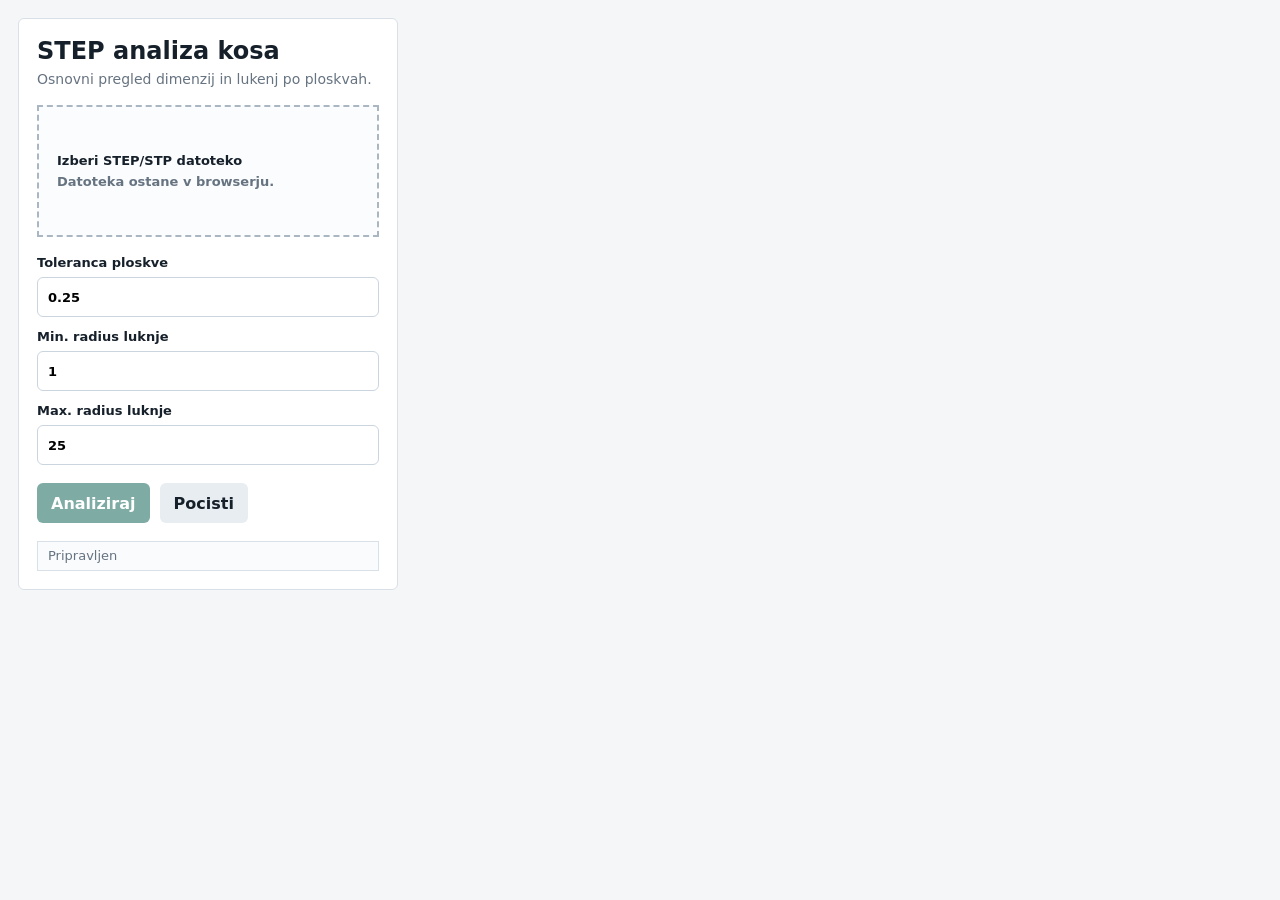
<file: STEP-G/index.html>
<!doctype html>
<html lang="sl">
<head>
  <meta charset="utf-8">
  <meta name="viewport" content="width=device-width, initial-scale=1">
  <title>STEP analiza kosa</title>
  <link rel="stylesheet" href="styles.css">
</head>
<body>
  <main class="shell">
    <section class="panel controls">
      <div>
        <h1>STEP analiza kosa</h1>
        <p class="muted">Osnovni pregled dimenzij in lukenj po ploskvah.</p>
      </div>

      <label class="dropzone" id="dropzone">
        <input id="file" type="file" accept=".step,.stp">
        <span>
          <strong id="file-name">Izberi STEP/STP datoteko</strong>
          <span id="file-meta">Datoteka ostane v browserju.</span>
        </span>
      </label>

      <div class="settings">
        <label>
          Toleranca ploskve
          <input id="face-tolerance" type="number" min="0.01" step="0.01" value="0.25">
        </label>
        <label>
          Min. radius luknje
          <input id="min-radius" type="number" min="0" step="0.1" value="1">
        </label>
        <label>
          Max. radius luknje
          <input id="max-radius" type="number" min="0" step="0.1" value="25">
        </label>
      </div>

      <div class="actions">
        <button id="analyze" class="primary" disabled>Analiziraj</button>
        <button id="clear">Pocisti</button>
      </div>

      <div id="status" class="status">Pripravljen</div>
    </section>

    <section class="results">
      <section class="panel" id="dimensions" hidden>
        <h2>Dimenzije</h2>
        <div class="grid" id="dimension-grid"></div>
      </section>

      <section class="panel" id="faces" hidden>
        <h2>Ploskve in luknje</h2>
        <div class="face-list" id="face-list"></div>
      </section>

      <section class="panel" id="raw" hidden>
        <h2>STEP povzetek</h2>
        <pre id="raw-output"></pre>
      </section>
    </section>
  </main>

  <script src="step-app.js"></script>
</body>
</html>
</file>
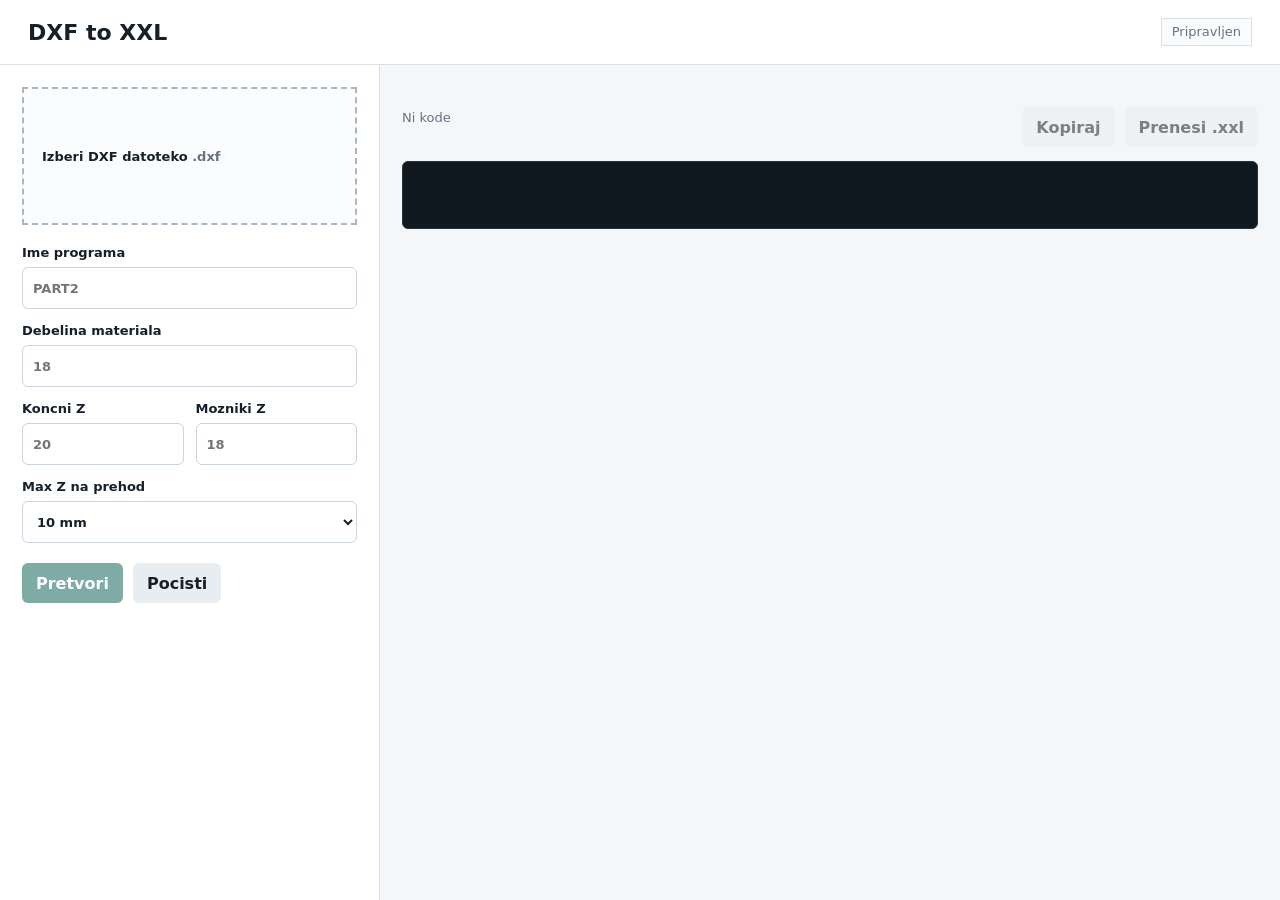
<file: web/index.html>
<!doctype html>
<html lang="sl">
<head>
  <meta charset="utf-8">
  <meta name="viewport" content="width=device-width, initial-scale=1">
  <title>DXF to XXL</title>
  <link rel="stylesheet" href="styles.css">
</head>
<body>
  <div class="shell">
    <header>
      <h1>DXF to XXL</h1>
      <div id="status" class="status">Pripravljen</div>
    </header>

    <main>
      <aside>
        <form id="convert-form">
          <label class="dropzone" id="dropzone">
            <input id="file" name="file" type="file" accept=".dxf">
            <span>
              <span class="file-name" id="file-name">Izberi DXF datoteko</span>
              <span class="file-meta" id="file-meta">.dxf</span>
            </span>
          </label>

          <div class="fields">
            <label>
              Ime programa
              <input id="name" name="name" type="text" placeholder="PART2">
            </label>

            <label>
              Debelina materiala
              <input name="thickness" type="number" min="0" step="0.1" placeholder="18">
            </label>

            <div class="row">
              <label>
                Koncni Z
                <input name="cutDepth" type="number" min="0" step="0.1" placeholder="20">
              </label>
              <label>
                Mozniki Z
                <input name="drillDepth" type="number" min="0" step="0.1" placeholder="18">
              </label>
            </div>

            <label>
              Max Z na prehod
              <select name="maxPassDepth">
                <option value="10">10 mm</option>
                <option value="0">En prehod</option>
                <option value="5">5 mm</option>
                <option value="8">8 mm</option>
              </select>
            </label>
          </div>

          <div class="actions">
            <button class="primary" id="convert" type="submit" disabled>Pretvori</button>
            <button id="clear" type="button">Pocisti</button>
          </div>
        </form>
      </aside>

      <section class="output">
        <div class="toolbar">
          <div class="filename-output" id="output-name">Ni kode</div>
          <div class="actions">
            <button id="copy" type="button" disabled>Kopiraj</button>
            <button id="download" type="button" disabled>Prenesi .xxl</button>
          </div>
        </div>

        <div class="summary" id="summary" hidden>
          <div class="summary-title">
            <span>Kaj je zaznano</span>
            <span id="summary-file"></span>
          </div>
          <div class="summary-grid" id="summary-grid"></div>
          <ul class="summary-list" id="summary-list"></ul>
        </div>

        <textarea id="code" spellcheck="false" readonly></textarea>
      </section>
    </main>
  </div>

  <script src="converter.js"></script>
  <script src="app.js"></script>
</body>
</html>
</file>
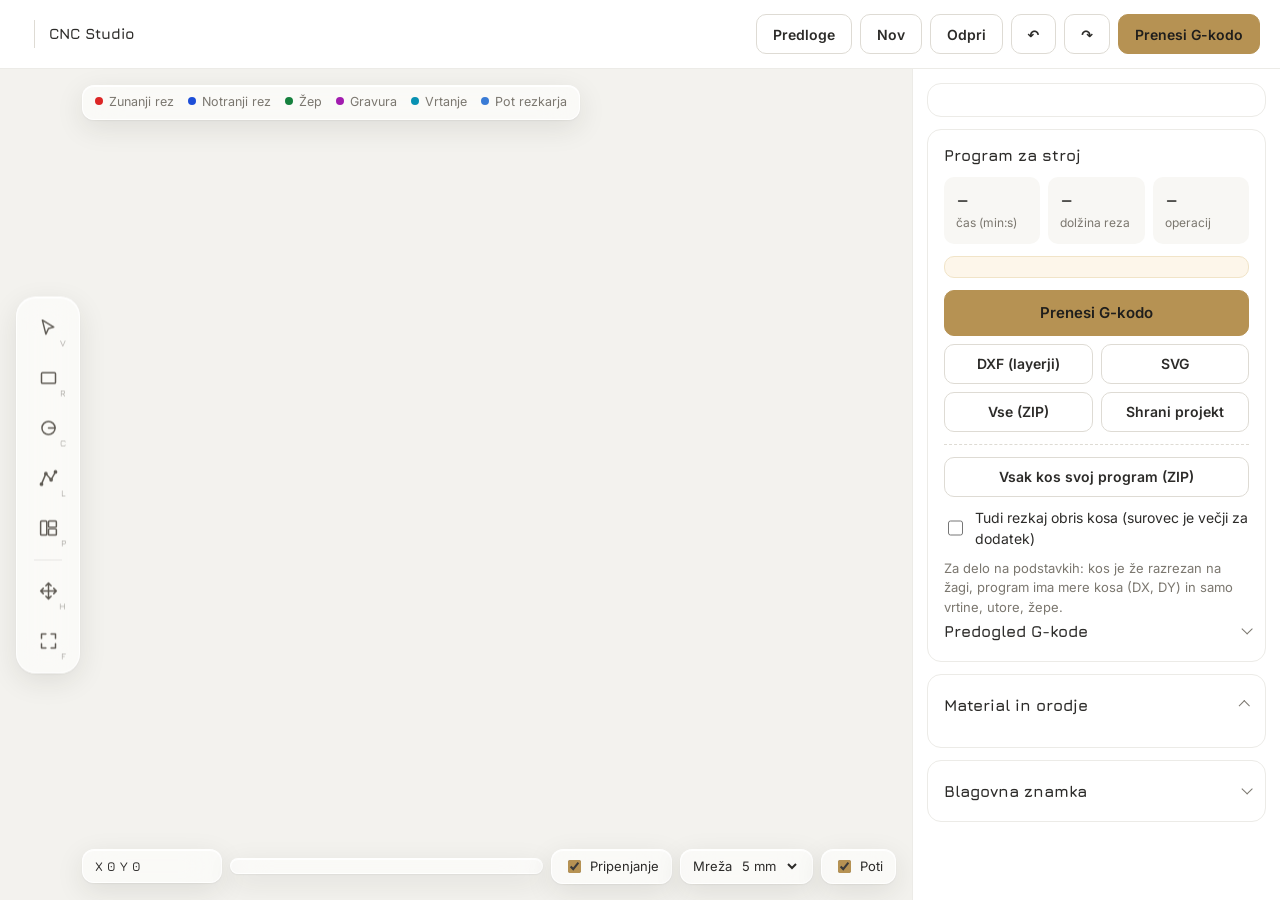
<file: src/template.html>
<!DOCTYPE html>
<html lang="sl">
<head>
<meta charset="utf-8">
<meta name="viewport" content="width=device-width, initial-scale=1">
<title>Alfastreet CNC Studio</title>
<link rel="preconnect" href="https://fonts.googleapis.com">
<link href="https://fonts.googleapis.com/css2?family=Jura:wght@400;500;600;700&family=Inter:wght@400;500;600;700&display=swap" rel="stylesheet">
<style>
/* VOICE: mirno delavniško orodje v znamki Alfastreet – belo, zračno, mehki kontrasti, zlato le kot poudarek.
   IDEA: bela delavnica; risalna miza je svetla plošča, orodja lebdijo nad njo kot stekleni gumbi.
   PICTURE: risalna miza s ploščo iz brezovega lesa; orodna vrstica, legenda in vrstica stanja so »liquid glass«.
   COLOUR and TYPE: bela, toplo siva, zlato Alfastreet #B69253 (besedilo #8C6D36); Jura za naslove in številke, Inter za besedilo.
   LAYOUT: glava z logotipom, sredina miza s plavajočimi steklenimi orodji, desno kartice z merami in izvozom. */
:root{color-scheme:light;
 --gold:#b69253;--gold-ink:#8c6d36;--gold-soft:rgba(182,146,83,.12);
 --bg:#ffffff;--ink:#2c2b29;--mute:#7b776f;
 --line:#ecebe7;--line2:#dedbd4;
 --panel:#ffffff;--card:#f8f7f4;--field:#ffffff;
 --bed:#f3f2ee;--grid:#e8e6e0;--grid2:#dbd8d0;
 --sheet:#efe4cd;--sheet-edge:#d5c4a1;--path:#3a7bd5;
 --accent:#b69253;--on-accent:#1f1e1c;
 --glass:rgba(255,255,255,.58);--glass-line:rgba(255,255,255,.85);
 --glass-shadow:0 8px 28px rgba(40,36,28,.10),0 1px 2px rgba(40,36,28,.06),inset 0 1px 0 rgba(255,255,255,.9);
 --r:14px}
*{box-sizing:border-box;min-width:0}
html,body{height:100%}
body{margin:0;background:var(--bg);color:var(--ink);font:15px/1.5 Inter,system-ui,-apple-system,sans-serif;overflow:hidden;-webkit-font-smoothing:antialiased}
button,input,select,textarea{font:inherit;color:inherit}
button{cursor:pointer}
button:disabled{opacity:.45;cursor:default}
:focus-visible{outline:2px solid var(--gold);outline-offset:2px}
.app{display:grid;grid-template:"top top" auto "stage side" 1fr / minmax(0,1fr) 368px;height:100dvh}
.glass{background:var(--glass);border:1px solid var(--glass-line);box-shadow:var(--glass-shadow);backdrop-filter:blur(18px) saturate(1.5);-webkit-backdrop-filter:blur(18px) saturate(1.5)}

/* glava */
header{grid-area:top;display:flex;align-items:center;gap:16px;padding:12px 20px;border-bottom:1px solid var(--line);flex-wrap:wrap;background:var(--bg)}
.brand{display:flex;align-items:center;gap:14px;margin-right:4px}
#logo{height:38px;display:flex;align-items:center;flex:none}
#logo img{height:38px;width:auto;display:block}
#logo .word{font:700 22px/1 Jura,sans-serif;letter-spacing:.03em;color:var(--gold)}
.brand .sep{width:1px;height:28px;background:var(--line2)}
#cname{font:700 15px/1.1 Jura,sans-serif;white-space:nowrap}
.brand small{display:block;color:var(--mute);font:500 12.5px/1.3 Inter,sans-serif}
#pname{flex:1 1 220px;max-width:380px;border:1px solid transparent;background:transparent;border-radius:10px;padding:9px 12px;font-weight:600;font-size:16px}
#pname:hover,#pname:focus{border-color:var(--line2);background:var(--card)}
.acts{display:flex;gap:8px;flex-wrap:wrap;margin-left:auto;align-items:center}
.btn,.ghost{min-height:40px;padding:0 16px;border-radius:10px;border:1px solid var(--line2);background:var(--bg);font-weight:600;font-size:14px;white-space:nowrap;transition:border-color .15s,background .15s}
.ghost:hover,.btn:hover{border-color:var(--gold);background:var(--card)}
.primary{background:var(--accent);border-color:var(--accent);color:var(--on-accent)}
.primary:hover{background:#c09d5f;border-color:#c09d5f}
.danger{color:#b3463c}

/* miza in plavajoča stekla */
.stage{grid-area:stage;position:relative;overflow:hidden;touch-action:none;background:var(--bed)}
#cv{position:absolute;inset:0;display:block}
.tools{position:absolute;left:16px;top:50%;transform:translateY(-50%);display:flex;flex-direction:column;gap:4px;padding:8px;border-radius:20px;z-index:2}
.tools button{width:46px;height:46px;border-radius:13px;border:1px solid transparent;background:transparent;display:grid;place-items:center;position:relative;color:#5f5b54;transition:background .15s,color .15s}
.tools button:hover{background:rgba(255,255,255,.7);color:var(--ink)}
.tools button[aria-pressed=true]{background:var(--gold-soft);color:var(--gold-ink);border-color:rgba(182,146,83,.35)}
.tools svg{width:21px;height:21px;fill:none;stroke:currentColor;stroke-width:1.7;stroke-linecap:round;stroke-linejoin:round}
.tools kbd{position:absolute;right:4px;bottom:2px;font:600 9px Jura,sans-serif;opacity:.5}
.tools hr{width:28px;border:0;border-top:1px solid rgba(0,0,0,.08);margin:4px auto}
.status{position:absolute;left:82px;right:16px;bottom:16px;display:flex;gap:8px;align-items:center;flex-wrap:wrap;pointer-events:none}
.status>*{pointer-events:auto;border-radius:12px;padding:7px 12px;font-size:13px}
#xy{font:600 13px/1.4 Jura,sans-serif;font-variant-numeric:tabular-nums;min-width:140px;color:var(--ink)}
#hint{flex:1 1 260px;color:var(--mute)}
.status label{display:flex;gap:6px;align-items:center;white-space:nowrap}
.status input[type=checkbox]{accent-color:var(--gold)}
.status select{border:0;background:transparent;padding:0}
.legend{position:absolute;top:16px;left:82px;display:flex;gap:14px;flex-wrap:wrap;font-size:12.5px;color:var(--mute);border-radius:12px;padding:7px 12px}
.legend i,.list i{display:inline-block;width:8px;height:8px;border-radius:50%;margin-right:6px;vertical-align:1px}

/* desni panel */
aside{grid-area:side;background:var(--bg);border-left:1px solid var(--line);overflow-y:auto;padding:14px;display:grid;gap:12px;align-content:start}
section{padding:16px;border:1px solid var(--line);border-radius:var(--r);background:var(--panel)}
h2{font:700 16px/1.2 Jura,sans-serif;margin:0 0 12px;display:flex;align-items:center;gap:8px}
h2 small{color:var(--mute);font-weight:600}
details>summary{cursor:pointer;font:700 16px/1.2 Jura,sans-serif;list-style:none;display:flex;justify-content:space-between;min-height:28px;align-items:center}
details>summary::-webkit-details-marker{display:none}
details>summary::after{content:"";width:7px;height:7px;border-right:1.5px solid var(--mute);border-bottom:1.5px solid var(--mute);transform:rotate(45deg) translateY(-3px);transition:transform .2s}
details[open]>summary::after{transform:rotate(-135deg) translateY(-1px)}
details[open]>summary{margin-bottom:12px}
.grid2{display:grid;grid-template-columns:minmax(0,1fr) minmax(0,1fr);gap:10px}
.f{display:grid;grid-template-columns:1fr auto;gap:4px 6px;align-items:center;font-size:12.5px;color:var(--mute)}
.f span{grid-column:1/-1}
.f input,.f select,textarea{width:100%;min-height:40px;border:1px solid var(--line2);border-radius:10px;background:var(--field);padding:7px 10px;font-size:16px;font-variant-numeric:tabular-nums;color:var(--ink);transition:border-color .15s,box-shadow .15s}
.f input:focus,.f select:focus,textarea:focus{outline:none;border-color:var(--gold);box-shadow:0 0 0 3px var(--gold-soft)}
.f em{font-style:normal;font-size:12px;white-space:nowrap}
.f.wide{grid-template-columns:1fr;margin-top:10px}
.chk{display:flex;gap:9px;align-items:center;margin-top:10px;font-size:14px;min-height:32px}
.chk input{width:18px;height:18px;accent-color:var(--gold)}
.note{font-size:13px;color:var(--mute);margin:10px 0 0}
.row{display:flex;gap:8px;margin-top:14px}.row>*{flex:1}
.name{flex:1;border:1px solid var(--line2);border-radius:10px;padding:7px 10px;font-weight:700;font-size:16px;background:var(--field)}
.back{width:38px;height:38px;border:1px solid var(--line2);border-radius:10px;background:var(--bg);flex:none}
.list{list-style:none;margin:0;padding:0;display:grid;gap:2px}
.list button{width:100%;display:grid;grid-template-columns:auto 1fr auto;align-items:center;gap:4px;text-align:left;border:1px solid transparent;background:transparent;padding:9px 10px;border-radius:10px;min-height:42px}
.list button:hover{background:var(--card)}
.list span{font-size:12.5px;color:var(--mute)}
.list .empty{color:var(--mute);font-size:14px;padding:8px}
.pts{display:grid;gap:6px;grid-column:1/-1}
.pt{display:grid;grid-template-columns:22px 1fr 1fr 34px;gap:6px;align-items:center;font-size:12.5px;color:var(--mute)}
.pt input,.drills input{min-height:36px;border:1px solid var(--line2);border-radius:8px;padding:4px 8px;background:var(--field);font-size:15px;width:100%;color:var(--ink)}
.pt .x,.drills .x{height:36px;border:1px solid var(--line2);border-radius:8px;background:var(--bg)}
.pts+.chk{grid-column:1/-1}
.kpi{display:grid;grid-template-columns:repeat(3,minmax(0,1fr));gap:8px;margin-bottom:12px}
.kpi>div{background:var(--card);border-radius:10px;padding:10px 12px}
.kpi b{display:block;font:700 22px/1.1 Jura,sans-serif;font-variant-numeric:tabular-nums;white-space:nowrap}
.kpi span{font-size:12px;color:var(--mute)}
.warn{margin:0 0 12px;padding:10px 12px 10px 28px;border-radius:10px;background:#fdf6ea;border:1px solid #f1e4c8;font-size:13px}
.warn.good{background:#f1f7f2;border-color:#dcebdf;list-style:none;padding-left:12px}
.dl{display:grid;grid-template-columns:1fr 1fr;gap:8px}
.dl .primary{grid-column:1/-1;min-height:46px;font-size:15px}
pre{margin:10px 0 0;max-height:260px;overflow:auto;background:var(--card);border:1px solid var(--line);border-radius:10px;padding:10px;font:12.5px/1.5 ui-monospace,SFMono-Regular,Menlo,monospace;color:#4a463f}
.gh{display:flex;justify-content:space-between;align-items:center;gap:8px;margin-top:12px;font-size:13px;color:var(--mute)}
.gh .ghost{min-height:34px}
.color{width:100%;height:40px;border:1px solid var(--line2);border-radius:10px;padding:2px;background:var(--field)}
.file{font-size:13px}
#toast{position:fixed;left:50%;bottom:28px;transform:translate(-50%,16px);color:var(--ink);padding:11px 18px;border-radius:14px;font-weight:600;opacity:0;transition:.2s;pointer-events:none;z-index:9;max-width:90vw;background:rgba(255,255,255,.7);border:1px solid var(--glass-line);box-shadow:var(--glass-shadow);backdrop-filter:blur(18px) saturate(1.5);-webkit-backdrop-filter:blur(18px) saturate(1.5)}
#toast.on{opacity:1;transform:translate(-50%,0)}
@media(prefers-reduced-motion:reduce){*{transition:none!important}}
.sample{font-size:12.5px;color:var(--mute);margin:8px 0 0}
.grp{display:flex;gap:10px;align-items:center;background:var(--card);border-radius:10px;padding:8px 10px;margin:-2px 0 12px;font-size:13px;color:var(--mute)}
.grp b{color:var(--ink)}.grp .ghost{min-height:34px;flex:none}
.xxl{margin-top:12px;padding-top:12px;border-top:1px dashed var(--line2)}
.sub{font:700 13px Jura,sans-serif;margin:12px 0 6px}
.drills{display:grid;grid-template-columns:1fr 1fr 1.3fr .8fr 34px;gap:5px;align-items:center;font-size:12px;color:var(--mute)}
.small{min-height:34px;margin-top:8px;font-size:13px}
textarea{font:13px/1.45 ui-monospace,Menlo,monospace;resize:vertical}
.perpart{margin-top:12px;padding-top:12px;border-top:1px dashed var(--line2)}.perpart .ghost{width:100%}
dialog{width:min(1120px,96vw);max-height:92dvh;border:1px solid var(--line);border-radius:18px;padding:0;background:var(--panel);color:var(--ink);overflow:hidden;display:none;flex-direction:column;box-shadow:0 24px 60px rgba(40,36,28,.16)}
dialog[open]{display:flex}
dialog::backdrop{background:rgba(245,243,238,.45);backdrop-filter:blur(10px) saturate(1.3);-webkit-backdrop-filter:blur(10px) saturate(1.3)}
.tplhead,.tplfoot{display:flex;align-items:center;gap:14px;padding:14px 18px;border-bottom:1px solid var(--line);flex-wrap:wrap}
.tplhead h2{margin:0;flex:1;font-size:20px}
.tplfoot{border-bottom:0;border-top:1px solid var(--line)}.tplfoot .primary{margin-left:auto;min-height:44px}
.tplbody{display:grid;grid-template-columns:250px minmax(0,1fr) minmax(0,1.1fr);overflow:auto;flex:1}
#tpl-list{border-right:1px solid var(--line);padding:10px;display:grid;gap:4px;align-content:start}
#tpl-list button{text-align:left;border:1px solid transparent;background:transparent;border-radius:12px;padding:10px 12px;display:grid;gap:3px}
#tpl-list button b{font:700 15px Jura,sans-serif}
#tpl-list button span{font-size:12.5px;color:var(--mute);line-height:1.35}
#tpl-list button:hover{background:var(--card)}
#tpl-list button[aria-pressed=true]{background:var(--gold-soft);border-color:rgba(182,146,83,.35)}
#tpl-form{padding:16px 18px;border-right:1px solid var(--line)}
#tpl-form h3{margin:0 0 4px;font:700 18px Jura,sans-serif}
.tplprev{padding:16px 18px;background:var(--bed)}
#tpl-svg{width:100%;height:260px;display:block}
.parts{list-style:none;margin:10px 0 0;padding:0;display:grid;gap:4px;font-size:13.5px}
.parts li{display:flex;justify-content:space-between;gap:10px;border-bottom:1px solid var(--line2);padding:5px 0}
.parts span{color:var(--mute);font-variant-numeric:tabular-nums;white-space:nowrap}
.tnotes{margin:10px 0 0;padding-left:18px;font-size:13px;color:var(--mute)}
@media(max-width:900px){
 body{overflow:auto}
 .app{grid-template:"top" auto "stage" 72vh "side" auto / minmax(0,1fr);height:auto}
 .tools{top:12px;left:50%;transform:translateX(-50%);flex-direction:row}
 .tools hr{width:1px;height:28px;border:0;border-left:1px solid rgba(0,0,0,.08);margin:auto 2px}
 .legend{display:none}
 .status{left:12px;right:12px;bottom:12px}
 #hint{display:none}
 aside{border-left:0;border-top:1px solid var(--line)}
 .acts{margin-left:0}
 .tplbody{grid-template-columns:minmax(0,1fr)}#tpl-list{border-right:0;border-bottom:1px solid var(--line);grid-template-columns:repeat(auto-fill,minmax(160px,1fr))}#tpl-form{border-right:0}
}
</style>
</head>
<body>
<div class="app">
<header>
  <div class="brand"><div id="logo"></div><span class="sep" aria-hidden="true"></span><div><div id="cname">CNC Studio</div><small id="csub"></small></div></div>
  <input id="pname" aria-label="Ime projekta">
  <div class="acts">
    <button class="ghost" id="tpl-open">Predloge</button>
    <button class="ghost" id="new">Nov</button>
    <button class="ghost" id="open">Odpri</button>
    <button class="ghost" id="undo" aria-label="Razveljavi">↶</button>
    <button class="ghost" id="redo" aria-label="Ponovi">↷</button>
    <button class="btn primary" id="dl-nc">Prenesi G-kodo</button>
  </div>
  <input type="file" id="file" accept=".json,application/json" hidden>
</header>



<main class="stage">
  <nav class="tools glass" aria-label="Orodja za risanje">
  <button data-tool="select" title="Izberi in premakni (V)" aria-label="Izberi"><svg viewBox="0 0 24 24"><path d="M5 3l13 8-6 1.5L9 19z"/></svg><kbd>V</kbd></button>
  <button data-tool="rect" title="Pravokotnik (R)" aria-label="Pravokotnik"><svg viewBox="0 0 24 24"><rect x="4" y="6" width="16" height="12" rx="1"/></svg><kbd>R</kbd></button>
  <button data-tool="circle" title="Krog / luknja (C)" aria-label="Krog"><svg viewBox="0 0 24 24"><circle cx="12" cy="12" r="7.5"/><path d="M12 12h7.5"/></svg><kbd>C</kbd></button>
  <button data-tool="poly" title="Črta in oblika (L)" aria-label="Črta in oblika"><svg viewBox="0 0 24 24"><path d="M4 19l5-12 6 7 5-9"/><circle cx="4" cy="19" r="1.3"/><circle cx="9" cy="7" r="1.3"/><circle cx="15" cy="14" r="1.3"/><circle cx="20" cy="5" r="1.3"/></svg><kbd>L</kbd></button>
  <button id="tpl-open3" title="Kos iz predloge" aria-label="Kos iz predloge"><svg viewBox="0 0 24 24"><rect x="3" y="4" width="7" height="16" rx="1"/><rect x="12" y="4" width="9" height="7" rx="1"/><rect x="12" y="13" width="9" height="7" rx="1"/></svg><kbd>P</kbd></button>
  <hr>
  <button data-tool="pan" title="Premik pogleda (H, ali drži preslednico)" aria-label="Premik pogleda"><svg viewBox="0 0 24 24"><path d="M12 3v18M3 12h18M12 3l-3 3M12 3l3 3M12 21l-3-3M12 21l3-3M3 12l3-3M3 12l3 3M21 12l-3-3M21 12l-3 3"/></svg><kbd>H</kbd></button>
  <button id="fit" title="Prilagodi pogled (F)" aria-label="Prilagodi pogled"><svg viewBox="0 0 24 24"><path d="M4 9V4h5M20 9V4h-5M4 15v5h5M20 15v5h-5"/></svg><kbd>F</kbd></button>
</nav>
  <canvas id="cv" aria-label="Risalna miza: plošča materiala z narisanimi kosi"></canvas>
  <div class="legend glass"><span><i style="background:#dc2626"></i>Zunanji rez</span><span><i style="background:#1d4ed8"></i>Notranji rez</span><span><i style="background:#15803d"></i>Žep</span><span><i style="background:#a21caf"></i>Gravura</span><span><i style="background:#0891b2"></i>Vrtanje</span><span><i style="background:var(--path)"></i>Pot rezkarja</span></div>
  <div class="status">
    <span class="glass" id="xy">X 0  Y 0</span>
    <span class="glass" id="hint"></span>
    <label class="glass"><input type="checkbox" id="snap" checked> Pripenjanje</label>
    <label class="glass">Mreža <select id="gridsel"><option value="1">1 mm</option><option value="5" selected>5 mm</option><option value="10">10 mm</option><option value="50">50 mm</option></select></label>
    <label class="glass"><input type="checkbox" id="paths" checked> Poti</label>
  </div>
</main>

<aside>
  <section id="selbox"></section>
  <section>
    <h2>Program za stroj</h2>
    <div class="kpi"><div><b id="time">–</b><span>čas (min:s)</span></div><div><b id="len">–</b><span>dolžina reza</span></div><div><b id="nops">–</b><span>operacij</span></div></div>
    <ul id="warn" class="warn"></ul>
    <div class="dl">
      <button class="btn primary" id="dl-nc2">Prenesi G-kodo</button>
      <button class="ghost" id="dl-dxf">DXF (layerji)</button>
      <button class="ghost" id="dl-svg">SVG</button>
      <button class="ghost" id="dl-zip">Vse (ZIP)</button>
      <button class="ghost" id="dl-json">Shrani projekt</button>
    </div>
    <div class="perpart">
      <button class="ghost" id="dl-parts">Vsak kos svoj program (ZIP)</button>
      <label class="chk"><input type="checkbox" id="with-outline"> Tudi rezkaj obris kosa (surovec je večji za dodatek)</label>
      <p class="note">Za delo na podstavkih: kos je že razrezan na žagi, program ima mere kosa (DX, DY) in samo vrtine, utore, žepe.</p>
    </div>
    <details><summary id="gsum">Predogled G-kode</summary>
      <div class="gh"><span id="gclines"></span><button class="ghost" id="copy">Kopiraj</button></div>
      <pre id="gcode"></pre>
    </details>
  </section>
  <section><details open><summary>Material in orodje</summary><div id="setbox"></div></details></section>
  <section><details><summary>Blagovna znamka</summary>
    <div class="grid2">
      <label class="f wide" style="grid-column:1/-1"><span>Ime podjetja</span><input id="b-name"></label>
      <label class="f"><span>Barva</span><input id="b-acc" type="color" class="color"></label>
      <label class="f"><span>Logotip (PNG/SVG)</span><input id="b-logo" type="file" accept="image/*" class="file"></label>
    </div>
    <div class="row"><button class="ghost" id="b-reset">Ponastavi znamko</button><button class="ghost" id="sample">Naloži vzorec</button></div>
    <p class="sample">Vzorčni projekt (regal) je izmišljen, za preizkus.</p>
  </details></section>
</aside>
</div>
<dialog id="tpl" aria-labelledby="tpl-h">
  <div class="tplhead"><h2 id="tpl-h">Kos iz predloge</h2><button type="button" class="ghost" id="tpl-close">Zapri</button></div>
  <div class="tplbody">
    <nav id="tpl-list" aria-label="Predloge"></nav>
    <div id="tpl-form"></div>
    <div class="tplprev"><svg id="tpl-svg" role="img" aria-label="Predogled kosov"></svg><ul id="tpl-parts" class="parts"></ul><ul id="tpl-notes" class="tnotes"></ul></div>
  </div>
  <div class="tplfoot">
    <label class="chk"><input type="checkbox" id="tpl-rot"> Dovoli zasuk kosov za 90° (ne upošteva smeri letnic)</label>
    <label class="chk"><input type="checkbox" id="tpl-clear"> Najprej pobriši ploščo</label>
    <button type="button" class="btn primary" id="tpl-add">Dodaj na ploščo</button>
  </div>
</dialog>
<div id="toast" role="status"></div>
<script>
/*CORE*/
</script>
<script>
/*TPL*/
</script>
<script>
/*APP*/
</script>
</body>
</html>
</file>
<file: STEP-G/styles.css>
:root {
  --bg: #f4f6f8;
  --panel: #ffffff;
  --ink: #16202a;
  --muted: #667380;
  --line: #d9e0e7;
  --accent: #16695d;
  --accent-dark: #0d4d45;
  --warn: #a15c00;
  --danger: #b42318;
  font-family: Inter, ui-sans-serif, system-ui, -apple-system, BlinkMacSystemFont, "Segoe UI", sans-serif;
}

* {
  box-sizing: border-box;
}

body {
  margin: 0;
  min-height: 100vh;
  background: var(--bg);
  color: var(--ink);
}

.shell {
  min-height: 100vh;
  display: grid;
  grid-template-columns: minmax(290px, 380px) minmax(0, 1fr);
  gap: 18px;
  padding: 18px;
}

.panel {
  background: var(--panel);
  border: 1px solid var(--line);
  border-radius: 6px;
  padding: 18px;
}

.controls {
  align-self: start;
  display: grid;
  gap: 18px;
}

h1,
h2,
p {
  margin: 0;
}

h1 {
  font-size: 24px;
}

h2 {
  font-size: 18px;
  margin-bottom: 14px;
}

.muted {
  margin-top: 6px;
  color: var(--muted);
  font-size: 14px;
}

.dropzone {
  display: grid;
  align-items: center;
  min-height: 132px;
  border: 2px dashed #aab6c2;
  background: #fbfcfd;
  padding: 18px;
  cursor: pointer;
}

.dropzone[data-active="true"] {
  border-color: var(--accent);
  background: #eef7f4;
}

.dropzone input {
  position: absolute;
  width: 1px;
  height: 1px;
  opacity: 0;
  pointer-events: none;
}

#file-meta {
  display: block;
  margin-top: 6px;
  color: var(--muted);
  font-size: 13px;
}

.settings {
  display: grid;
  gap: 12px;
}

label {
  display: grid;
  gap: 7px;
  font-size: 13px;
  font-weight: 700;
}

input,
button {
  font: inherit;
}

input[type="number"] {
  min-height: 40px;
  border: 1px solid #cbd5df;
  border-radius: 6px;
  padding: 8px 10px;
}

.actions {
  display: flex;
  gap: 10px;
  flex-wrap: wrap;
}

button {
  min-height: 40px;
  border: 1px solid transparent;
  border-radius: 6px;
  padding: 8px 13px;
  font-weight: 750;
  cursor: pointer;
  background: #e8edf1;
  color: var(--ink);
}

button.primary {
  background: var(--accent);
  color: #ffffff;
}

button.primary:hover {
  background: var(--accent-dark);
}

button:disabled {
  cursor: not-allowed;
  opacity: 0.55;
}

.status {
  min-height: 30px;
  border: 1px solid var(--line);
  background: #f9fbfc;
  color: var(--muted);
  padding: 6px 10px;
  font-size: 13px;
}

.status.error {
  color: var(--danger);
  background: #fff7f6;
  border-color: #f0b8b2;
}

.results {
  display: grid;
  gap: 18px;
  align-content: start;
}

.grid {
  display: grid;
  grid-template-columns: repeat(4, minmax(110px, 1fr));
  gap: 10px;
}

.metric,
.face-card {
  border: 1px solid #e2e8ee;
  border-radius: 6px;
  background: #fbfcfd;
}

.metric {
  padding: 10px;
}

.metric span {
  color: var(--muted);
  font-size: 12px;
}

.metric strong {
  display: block;
  margin-top: 4px;
  font-size: 18px;
}

.face-list {
  display: grid;
  gap: 12px;
}

.face-card {
  padding: 12px;
}

.face-title {
  display: flex;
  align-items: center;
  justify-content: space-between;
  gap: 12px;
  font-weight: 780;
}

.face-note {
  margin-top: 4px;
  color: var(--muted);
  font-size: 13px;
}

.hole-table {
  width: 100%;
  border-collapse: collapse;
  margin-top: 10px;
  font-size: 13px;
}

.hole-table th,
.hole-table td {
  text-align: left;
  border-top: 1px solid var(--line);
  padding: 7px 5px;
}

.hole-table th {
  color: var(--muted);
  font-weight: 700;
}

.warning {
  color: var(--warn);
}

pre {
  margin: 0;
  white-space: pre-wrap;
  font: 13px/1.45 ui-monospace, SFMono-Regular, Menlo, Monaco, Consolas, "Liberation Mono", monospace;
}

@media (max-width: 860px) {
  .shell {
    grid-template-columns: 1fr;
  }

  .grid {
    grid-template-columns: 1fr 1fr;
  }
}
</file>
<file: web/styles.css>
:root {
  color-scheme: light;
  --bg: #f4f6f8;
  --panel: #ffffff;
  --ink: #16202a;
  --muted: #687382;
  --line: #d9e0e7;
  --accent: #16695d;
  --accent-strong: #0d4d45;
  --danger: #b42318;
  --code-bg: #101820;
  --code-ink: #eef6f4;
  font-family: Inter, ui-sans-serif, system-ui, -apple-system, BlinkMacSystemFont, "Segoe UI", sans-serif;
}

* {
  box-sizing: border-box;
}

body {
  margin: 0;
  min-height: 100vh;
  background: var(--bg);
  color: var(--ink);
}

.shell {
  min-height: 100vh;
  display: grid;
  grid-template-rows: auto 1fr;
}

header {
  display: flex;
  align-items: center;
  justify-content: space-between;
  gap: 18px;
  padding: 18px 28px;
  border-bottom: 1px solid var(--line);
  background: var(--panel);
}

h1 {
  margin: 0;
  font-size: 22px;
  font-weight: 720;
  letter-spacing: 0;
}

.status {
  min-height: 28px;
  padding: 5px 10px;
  border: 1px solid var(--line);
  color: var(--muted);
  background: #f9fbfc;
  font-size: 13px;
}

main {
  display: grid;
  grid-template-columns: minmax(280px, 380px) minmax(0, 1fr);
  gap: 0;
  min-height: 0;
}

aside {
  border-right: 1px solid var(--line);
  background: var(--panel);
  padding: 22px;
  overflow: auto;
}

.output {
  display: grid;
  grid-template-rows: auto auto 1fr;
  min-width: 0;
  min-height: 0;
  padding: 22px;
  gap: 14px;
}

.dropzone {
  display: grid;
  align-items: center;
  min-height: 138px;
  padding: 18px;
  border: 2px dashed #aab6c2;
  background: #fbfcfd;
  cursor: pointer;
}

.dropzone[data-active="true"] {
  border-color: var(--accent);
  background: #eef7f4;
}

.file-name {
  font-weight: 700;
  overflow-wrap: anywhere;
}

.file-meta {
  margin-top: 6px;
  color: var(--muted);
  font-size: 13px;
}

input[type="file"] {
  position: absolute;
  inline-size: 1px;
  block-size: 1px;
  opacity: 0;
  pointer-events: none;
}

.fields {
  display: grid;
  gap: 14px;
  margin-top: 20px;
}

label {
  display: grid;
  gap: 7px;
  font-size: 13px;
  font-weight: 680;
}

input,
select,
textarea,
button {
  font: inherit;
}

input,
select {
  width: 100%;
  min-height: 42px;
  border: 1px solid #cbd5df;
  background: #ffffff;
  color: var(--ink);
  padding: 8px 10px;
  border-radius: 6px;
}

.row {
  display: grid;
  grid-template-columns: 1fr 1fr;
  gap: 12px;
}

.actions,
.toolbar {
  display: flex;
  flex-wrap: wrap;
  gap: 10px;
  align-items: center;
}

.actions {
  margin-top: 20px;
}

button {
  min-height: 40px;
  border: 1px solid transparent;
  border-radius: 6px;
  padding: 8px 13px;
  cursor: pointer;
  font-weight: 720;
  background: #e8edf1;
  color: var(--ink);
}

button.primary {
  background: var(--accent);
  color: #ffffff;
}

button.primary:hover {
  background: var(--accent-strong);
}

button:disabled {
  cursor: not-allowed;
  opacity: 0.55;
}

.toolbar {
  justify-content: space-between;
  gap: 12px;
}

.filename-output {
  min-width: 0;
  color: var(--muted);
  font-size: 13px;
  overflow-wrap: anywhere;
}

.summary {
  display: grid;
  gap: 10px;
  border: 1px solid var(--line);
  border-radius: 6px;
  background: var(--panel);
  padding: 12px;
}

.summary[hidden] {
  display: none;
}

.summary-title {
  display: flex;
  align-items: center;
  justify-content: space-between;
  gap: 12px;
  font-weight: 760;
  font-size: 14px;
}

.summary-grid {
  display: grid;
  grid-template-columns: repeat(4, minmax(110px, 1fr));
  gap: 8px;
}

.summary-item {
  border: 1px solid #e2e8ee;
  border-radius: 6px;
  padding: 8px;
  background: #fbfcfd;
  min-width: 0;
}

.summary-label {
  color: var(--muted);
  font-size: 12px;
}

.summary-value {
  margin-top: 3px;
  font-weight: 740;
  overflow-wrap: anywhere;
}

.summary-list {
  display: grid;
  gap: 6px;
  margin: 0;
  padding: 0;
  list-style: none;
}

.summary-list li {
  border-top: 1px solid var(--line);
  padding-top: 8px;
  color: var(--muted);
  font-size: 13px;
}

textarea {
  width: 100%;
  min-height: 0;
  height: 100%;
  resize: none;
  border: 1px solid #243240;
  border-radius: 6px;
  background: var(--code-bg);
  color: var(--code-ink);
  padding: 14px;
  line-height: 1.45;
  font-family: ui-monospace, SFMono-Regular, Menlo, Monaco, Consolas, "Liberation Mono", monospace;
  font-size: 13px;
  white-space: pre;
}

.error {
  color: var(--danger);
  border-color: #f0b8b2;
  background: #fff7f6;
}

@media (max-width: 820px) {
  header {
    align-items: flex-start;
    flex-direction: column;
    padding: 16px;
  }

  main {
    grid-template-columns: 1fr;
  }

  aside {
    border-right: 0;
    border-bottom: 1px solid var(--line);
    padding: 16px;
  }

  .output {
    padding: 16px;
    min-height: 58vh;
  }

  .summary-grid {
    grid-template-columns: 1fr 1fr;
  }
}
</file>
